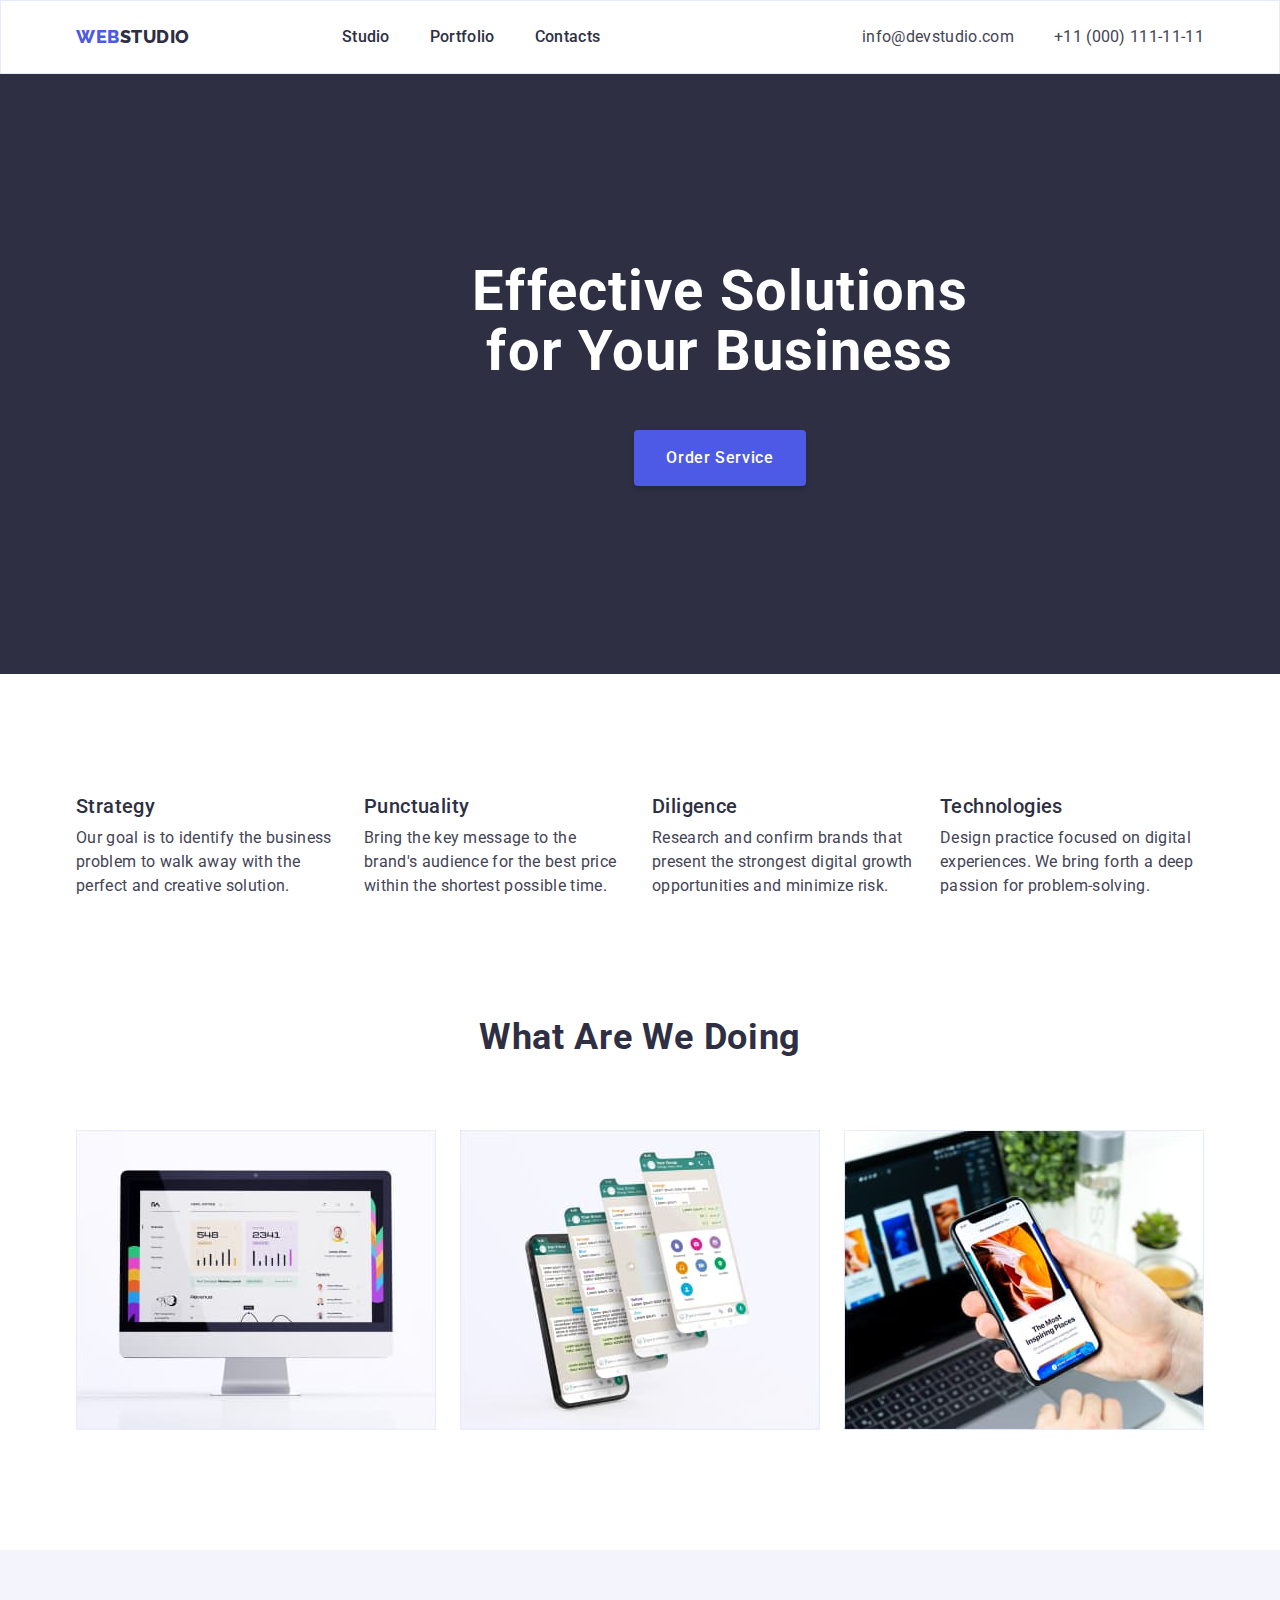
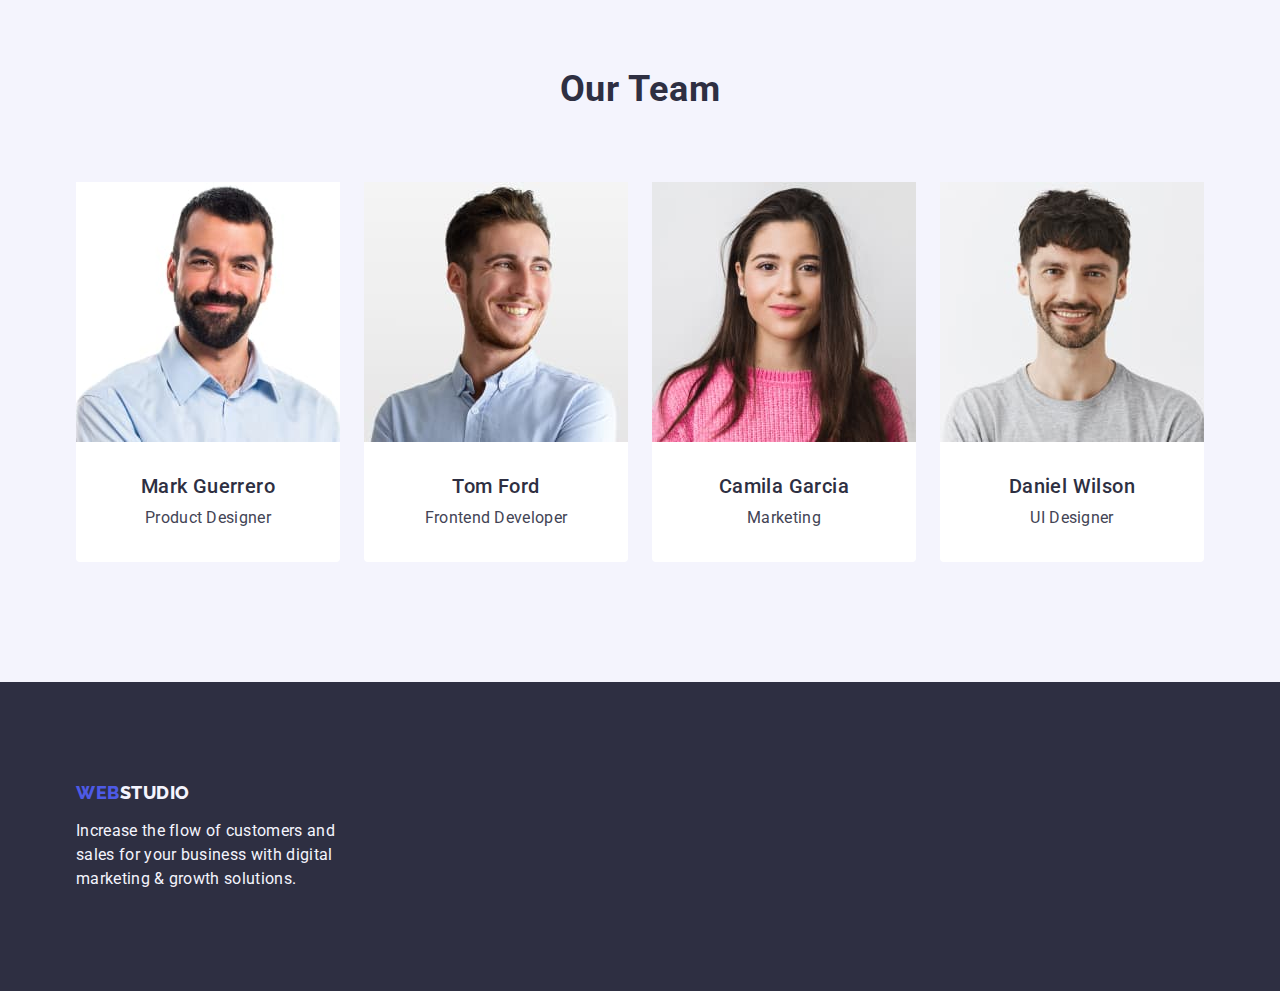
<file: index.html>
<!DOCTYPE html>
<html lang="en">

<head>
    <meta charset="UTF-8">
    <meta http-equiv="X-UA-Compatible" content="IE=edge">
    <meta name="viewport" content="width=device-width, initial-scale=1.0">
    <title>WebStudio</title>
    <link rel="preconnect" href="https://fonts.googleapis.com">
    <link rel="preconnect" href="https://fonts.gstatic.com" crossorigin>
    <link
        href="https://fonts.googleapis.com/css2?family=Raleway:wght@800&family=Roboto:wght@400;500;700;900&display=swap"
        rel="stylesheet">
    <link rel="stylesheet"
        href="https://cdnjs.cloudflare.com/ajax/libs/modern-normalize/1.1.0/modern-normalize.min.css">
    <link rel="stylesheet" href="./css/styles.css">
</head>

<body>
    <!-- Top -->
    <header class="page-header">
        <div class="container page-header-container">
            <nav class="page-navigation">
                <!-- Logo -->
                <a class="logo link logo-web-color" href="./index.html">Web<span
                        class="logo-secondary-color-theme-light">Studio</span></a>

                <!-- Navigation -->
                <ul class="menu list">
                    <li class="menu-item">
                        <a class="menu-link link" href="./index.html">Studio</a>
                    </li>
                    <li class="menu-item">
                        <a class="menu-link link" href="./portfolio.html">Portfolio</a>
                    </li>
                    <li class="menu-item">
                        <a class="menu-link link" href="">Contacts</a>
                    </li>
                </ul>
            </nav>

            <!-- Contacts -->
            <address class="header-address">
                <ul class="list address-list">
                    <li>
                        <a class="contact-link link" href="mailto:info@devstudio.com">info@devstudio.com</a>
                    </li>
                    <li>
                        <a class="contact-link link" href="tel:+110001111111">+11 (000) 111-11-11</a>
                    </li>
                </ul>
            </address>
        </div>
    </header>


    <!-- Main -->
    <main>
        <!-- Hero -->
        <section class="hero-section">
            <div class="container hero">
                <h1 class="hero-header">Effective Solutions for Your Business</h1>
                <button class="modal-open-btn hero-btn" type="button">Order Service</button>
            </div>
        </section>

        <!-- About -->
        <section class="about-section">
            <div class="container">
                <h2 class="section-about" hidden>Features</h2>
                <ul class="list about">
                    <li class="about-item">
                        <h3 class="header-list about-header">Strategy</h3>
                        <p class="description">
                            Our goal is to identify the business
                            problem to walk away with the perfect and creative solution.
                        </p>
                    </li>

                    <li class="about-item">
                        <h3 class="header-list about-header">Punctuality</h3>
                        <p class="description">
                            Bring the key message to the brand's audience for the best price within the shortest
                            possible
                            time.
                        </p>
                    </li>

                    <li class="about-item">
                        <h3 class="header-list about-header">Diligence</h3>
                        <p class="description">
                            Research and confirm brands that present the strongest digital growth opportunities and
                            minimize
                            risk.
                        </p>
                    </li>

                    <li class="about-item">
                        <h3 class="header-list about-header">Technologies</h3>
                        <p class="description">
                            Design practice focused on digital experiences. We bring forth a deep passion for
                            problem-solving.
                        </p>
                    </li>
                </ul>
            </div>
        </section>

        <!-- Activity -->
        <section class="activity-section">
            <div class="container">
                <h2 class="header-section">What are we doing</h2>
                <ul class="list activity">
                    <li class="activity-link">
                        <img src="./images/index/img1.jpg" alt="Monitor" width="360" height="300">
                    </li>
                    <li class="activity-link">
                        <img src="./images/index/img2.jpg" alt="Phone chat" width="360" height="300">
                    </li>
                    <li class="activity-link">
                        <img src="./images/index/img3.jpg" alt="Advertising in the phone" width="360" height="300">
                    </li>
                </ul>
            </div>
        </section>

        <!-- Team -->
        <section class="team-section">
            <div class="container">
                <h2 class="header-section">Our Team</h2>
                <ul class="list team">
                    <li class="team-list">
                        <img class="team-list-img" src="./images/index//member1.jpg" alt="Product Designer" width="264"
                            height="260">
                        <div class="team-list-text-content">
                            <h3 class="header-list crew">Mark Guerrero</h3>
                            <p class="description">Product Designer</p>
                        </div>
                    </li>

                    <li class="team-list">
                        <img src="./images/index//member2.jpg" alt="Frontend Developer" width="264" height="260">
                        <div class="team-list-text-content">
                            <h3 class="header-list crew">Tom Ford</h3>
                            <p class="description">Frontend Developer</p>
                        </div>
                    </li>

                    <li class="team-list">
                        <img src="./images/index//member3.jpg" alt="Marketing" width="264" height="260">
                        <div class="team-list-text-content">
                            <h3 class="header-list crew">Camila Garcia</h3>
                            <p class="description">Marketing</p>
                        </div>
                    </li>

                    <li class="team-list">
                        <img src="./images/index//member4.jpg" alt="UI Designer" width="264" height="260">
                        <div class="team-list-text-content">
                            <h3 class="header-list crew">Daniel Wilson</h3>
                            <p class="description">UI Designer</p>
                        </div>
                    </li>
                </ul>
            </div>
        </section>
    </main>

    <!-- Bot -->
    <footer class="footer-styles">
        <div class="container">
            <a class="logo link logo-web-color logo-footer" href="./index.html">Web<span
                    class="logo-sendary-color-theme-dark">Studio</span></a>
            <p class="footer-description">
                Increase the flow of customers and sales for your business with digital marketing & growth
                solutions.
            </p>
        </div>
    </footer>
</body>

</html>
</file>
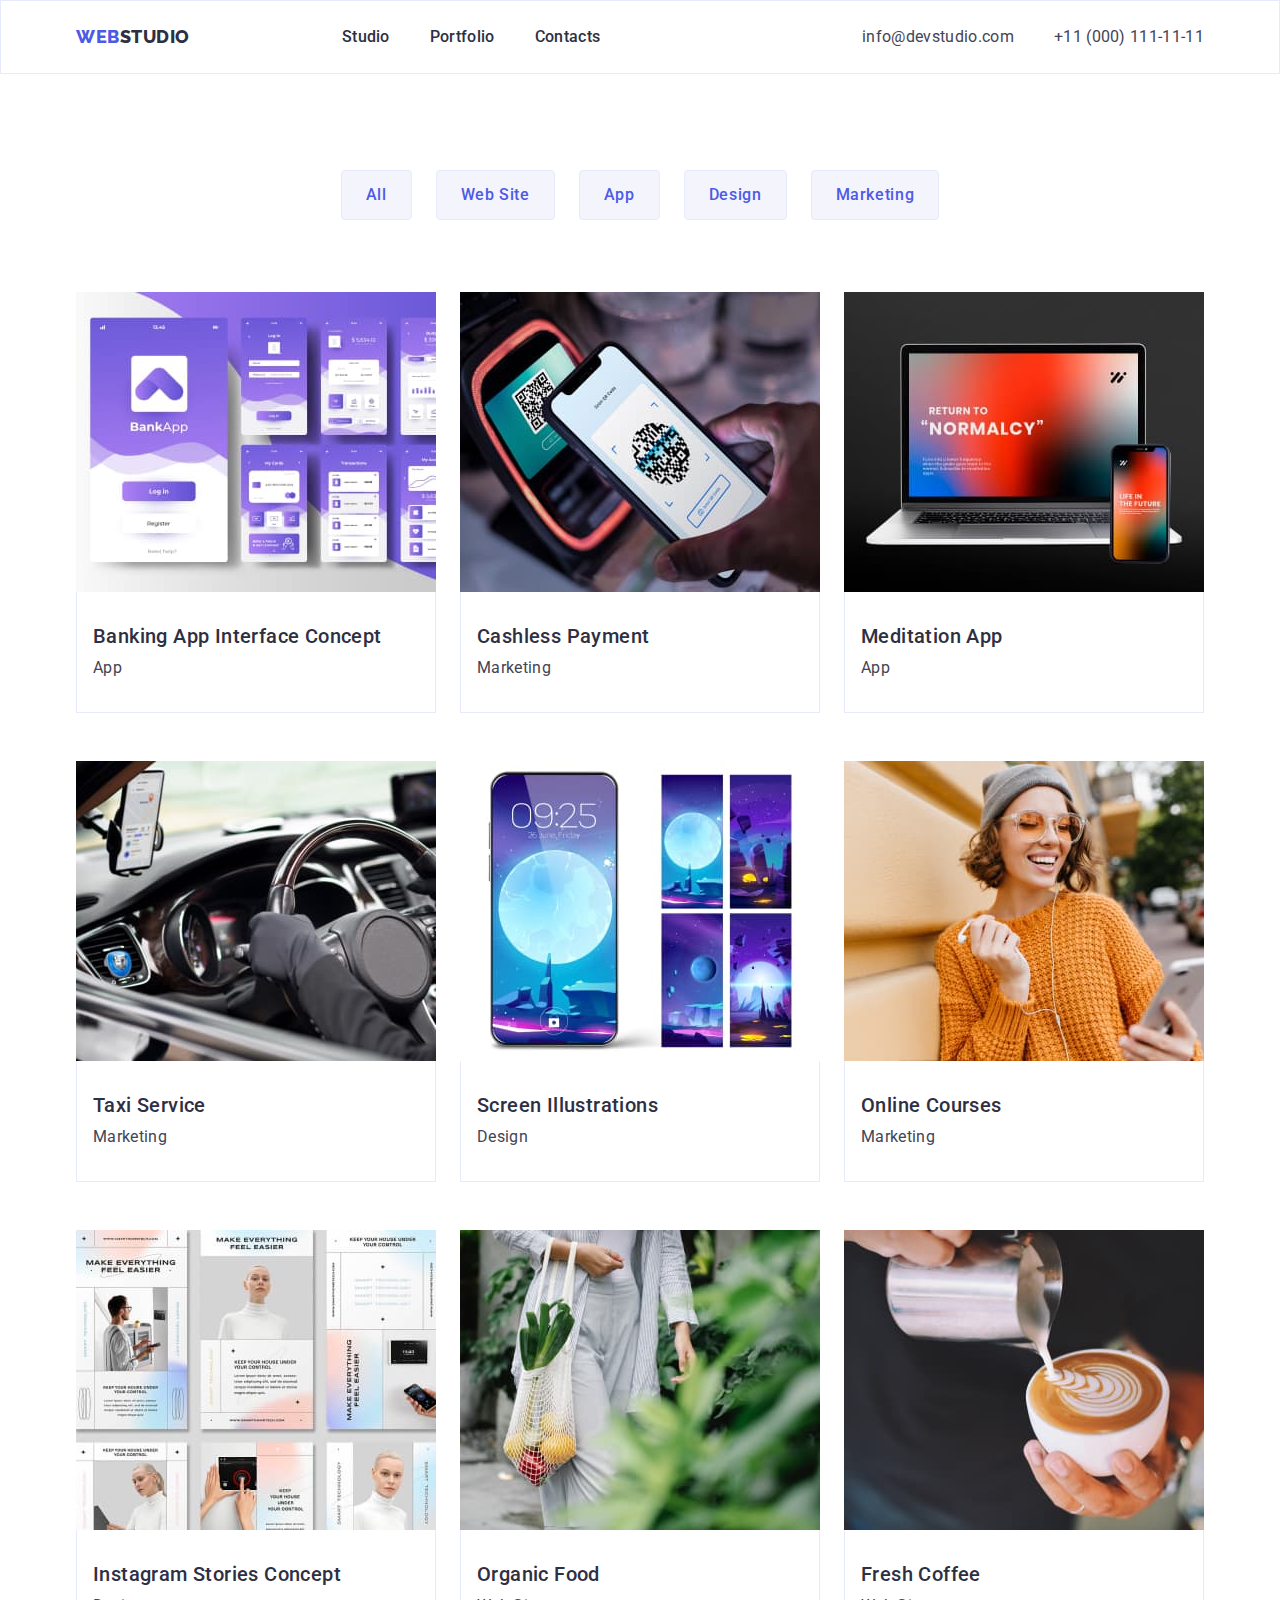
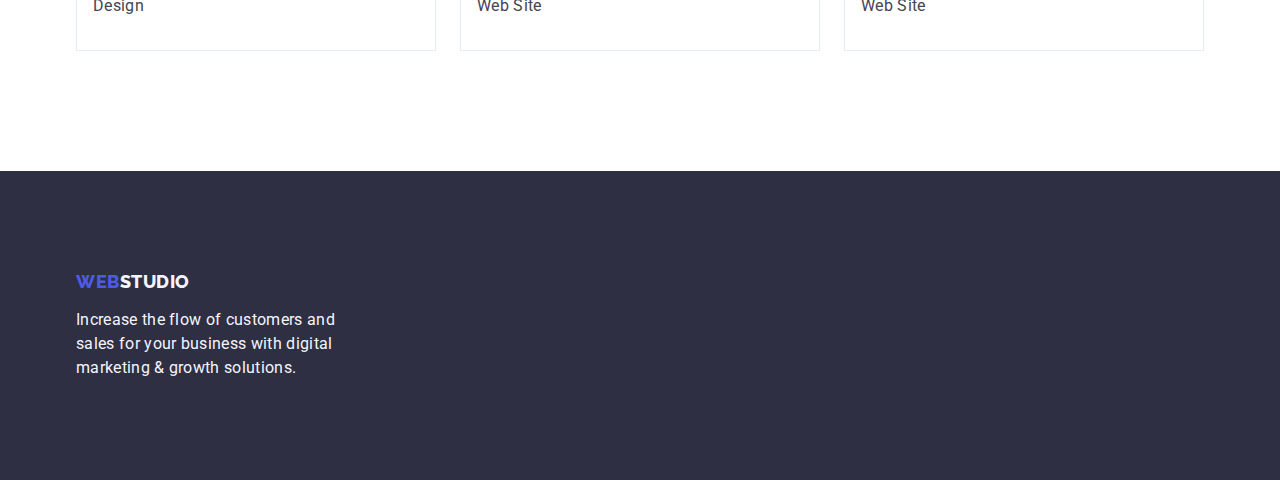
<file: portfolio.html>
<!DOCTYPE html>
<html lang="en">

<head>
    <meta charset="UTF-8">
    <meta http-equiv="X-UA-Compatible" content="IE=edge">
    <meta name="viewport" content="width=device-width, initial-scale=1.0">
    <title>Portfolio</title>
    <link rel="preconnect" href="https://fonts.googleapis.com">
    <link rel="preconnect" href="https://fonts.gstatic.com" crossorigin>
    <link
        href="https://fonts.googleapis.com/css2?family=Raleway:wght@800&family=Roboto:wght@400;500;700;900&display=swap"
        rel="stylesheet">
    <link rel="stylesheet"
        href="https://cdnjs.cloudflare.com/ajax/libs/modern-normalize/1.1.0/modern-normalize.min.css">
    <link rel="stylesheet" href="./css/styles.css">
</head>

<body>
    <!-- Top -->
    <header class="page-header">
        <div class="container page-header-container">
            <nav class="page-navigation">
                <!-- Logo -->
                <a class="logo link logo-web-color" href="./index.html">Web<span
                        class="logo-secondary-color-theme-light">Studio</span></a>

                <!-- Navigation -->
                <ul class="menu list">
                    <li class="menu-item">
                        <a class="menu-link link" href="./index.html">Studio</a>
                    </li>
                    <li class="menu-item">
                        <a class="menu-link link" href="./portfolio.html">Portfolio</a>
                    </li>
                    <li class="menu-item">
                        <a class="menu-link link" href="">Contacts</a>
                    </li>
                </ul>
            </nav>

            <!-- Contacts -->
            <address class="header-address">
                <ul class="list address-list">
                    <li>
                        <a class="contact-link link" href="mailto:info@devstudio.com">info@devstudio.com</a>
                    </li>
                    <li>
                        <a class="contact-link link" href="tel:+110001111111">+11 (000) 111-11-11</a>
                    </li>
                </ul>
            </address>
        </div>
    </header>

    <!-- Main -->
    <main>
        <section class="porfolio-main">
            <div class="container">
                <h1 hidden>Portfolio</h1>
                <ul class="list portfolio-btns">
                    <li>
                        <button class="portfolio-filter-btn" type="button">All</button>
                    </li>
                    <li>
                        <button class="portfolio-filter-btn" type="button">Web Site</button>
                    </li>
                    <li>
                        <button class="portfolio-filter-btn" type="button">App</button>
                    </li>
                    <li>
                        <button class="portfolio-filter-btn" type="button">Design</button>
                    </li>
                    <li>
                        <button class="portfolio-filter-btn" type="button">Marketing</button>
                    </li>
                </ul>

                <ul class="list portfolio-img">
                    <li class="portfolio-list">
                        <a href="" class="link">
                            <img src="./images/portfolio/img1.jpg" alt="Banking App Interface Concept" width="360"
                                height="300">
                            <div class="portfolio-img-text-content">
                                <h2 class="header-list portfolio-header-list">Banking App Interface Concept</h2>
                                <p class="description">App</p>
                            </div>
                        </a>

                    </li>
                    <li class="portfolio-list">
                        <a href="" class="link">
                            <img src="./images/portfolio/img2.jpg" alt="Cashless Payment" width="360" height="300">
                            <div class="portfolio-img-text-content">
                                <h2 class="header-list portfolio-header-list">Cashless Payment</h2>
                                <p class="description">Marketing</p>
                            </div>
                        </a>
                    </li>
                    <li class="portfolio-list">
                        <a href="" class="link">
                            <img src="./images/portfolio/img3.jpg" alt="Meditation App" width="360" height="300">
                            <div class="portfolio-img-text-content">
                                <h2 class="header-list portfolio-header-list">Meditation App</h2>
                                <p class="description">App</p>
                            </div>
                        </a>
                    </li>
                    <li class="portfolio-list">
                        <a href="" class="link">
                            <img src="./images/portfolio/img4.jpg" alt="Taxi Service" width="360" height="300">
                            <div class="portfolio-img-text-content">
                                <h2 class="header-list portfolio-header-list">Taxi Service</h2>
                                <p class="description">Marketing</p>
                            </div>
                        </a>
                    </li>
                    <li class="portfolio-list">
                        <a href="" class="link">
                            <img src="./images/portfolio/img5.jpg" alt="Screen Illustrations" width="360" height="300">
                            <div class="portfolio-img-text-content">
                                <h2 class="header-list portfolio-header-list">Screen Illustrations</h2>
                                <p class="description">Design</p>
                            </div>
                        </a>
                    </li>
                    <li class="portfolio-list">
                        <a href="" class="link">
                            <img src="./images/portfolio/img6.jpg" alt="Online Courses" width="360" height="300">
                            <div class="portfolio-img-text-content">
                                <h2 class="header-list portfolio-header-list">Online Courses</h2>
                                <p class="description">Marketing</p>
                            </div>
                        </a>
                    </li>
                    <li class="portfolio-list">
                        <a href="" class="link">
                            <img src="./images/portfolio/img7.jpg" alt="Instagram Stories Concept" width="360"
                                height="300">
                            <div class="portfolio-img-text-content">
                                <h2 class="header-list portfolio-header-list">Instagram Stories Concept</h2>
                                <p class="description">Design</p>
                            </div>
                        </a>
                    </li>
                    <li class="portfolio-list">
                        <a href="" class="link">
                            <img src="./images/portfolio/img8.jpg" alt="Organic Food" width="360" height="300">
                            <div class="portfolio-img-text-content">
                                <h2 class="header-list portfolio-header-list">Organic Food</h2>
                                <p class="description">Web Site</p>
                            </div>
                        </a>
                    </li>
                    <li class="portfolio-list">
                        <a href="" class="link">
                            <img src="./images/portfolio/img9.jpg" alt="Fresh Coffee" width="360" height="300">
                            <div class="portfolio-img-text-content">
                                <h2 class="header-list portfolio-header-list">Fresh Coffee</h2>
                                <p class="description">Web Site</p>
                            </div>
                        </a>
                    </li>
                </ul>
            </div>
        </section>
    </main>

    <!-- Bot -->
    <footer class="footer-styles">
        <div class="container">
            <div class="footer-text">
                <a class="logo link logo-web-color logo-footer" href="./index.html">Web<span
                        class="logo-sendary-color-theme-dark">Studio</span></a>
                <p class="footer-description">
                    Increase the flow of customers and sales for your business with digital marketing & growth
                    solutions.
                </p>
            </div>
        </div>
    </footer>
</body>

</html>
</file>
<file: css/styles.css>
/* Variables========== */
:root {
    --accent-color: #404BBF;
    --dark-theme-section-background-color: #2E2F42;
    --light-theme-section-background-color: #FFFFFF;
    --logo-web-color: #4D5AE5;
    --logo-secondary-color-theme-light: #2E2F42;
    --menu-link-color: #2E2F42;
    --description-text-color: #434455;
}

/* /==========Variables */


/* Reset styles========== */
.list {
    list-style: none;
}

.link {
    text-decoration: none;
}

button {
    cursor: pointer;
}

h1,
h2,
h3,
p {
    margin-top: 0;
    margin-bottom: 0;
}

ul,
ol {
    margin-top: 0;
    margin-bottom: 0;
    padding-left: 0;
}

img {
    display: block;
}

/* ==========/Reset styles */


/* Body========== */
body {
    font-family: 'Roboto', sans-serif;
    color: #434455;
    background-color: var(--light-theme-section-background-color);
}

/* ==========/Body */


/* Container========== */
.container {
    width: 1158px;
    margin-left: auto;
    margin-right: auto;
    padding-left: 15px;
    padding-right: 15px;
}

/* ==========/Container */


/* Header========== */
.menu-link {
    font-weight: 500;
    font-size: 16px;
    line-height: 1.5;
    letter-spacing: 0.02em;
    color: var(--menu-link-color);
    padding: 24px 0;
}

.contact-link {
    display: block;
    font-weight: 400;
    font-size: 16px;
    line-height: 1.5;
    letter-spacing: 0.02em;
    color: #434455;
}

.header-list {
    font-weight: 500;
    font-size: 20px;
    line-height: 1.2;
    letter-spacing: 0.02em;
    color: var(--menu-link-color);
}

.page-navigation {
    display: flex;
    align-items: center;
    column-gap: 76px;
}

.page-header {
    display: flex;
    align-items: center;
    border: 1px solid #E7E9FC;
}

.menu {
    display: flex;
    gap: 40px;
}

.address-list {
    display: flex;
    gap: 40px;
}

.page-header-container {
    display: flex;
    align-items: center;
}

.menu-item {
    display: block;
    padding: 24px 0;
}

.header-address {
    font-style: normal;
    margin-left: auto;
}

/* ==========/Header */


/* Logo========== */
.logo {
    font-family: 'Raleway', sans-serif;
    font-weight: 800;
    font-size: 18px;
    line-height: 1.17;
    display: flex;
    align-items: center;
    letter-spacing: 0.03em;
    text-transform: uppercase;
    margin-right: 76px;
}

.logo-web-color {
    color: var(--logo-web-color);
}

.logo-secondary-color-theme-light {
    color: var(--logo-secondary-color-theme-light);
}

.logo-sendary-color-theme-dark {
    color: #F4F4FD;
}

/* ==========/Logo */


/* Links========== */
.contact-link:hover,
.contact-link:focus,
.menu-link:hover,
.menu-link:focus {
    color: var(--accent-color)
}

/* ==========/Links */


/* Hero========== */
.hero-header {
    font-weight: 700;
    font-size: 56px;
    line-height: 1.07;
    text-align: center;
    letter-spacing: 0.02em;
    color: #FFFFFF;
    margin-bottom: 48px;
    max-width: 496px;
}

.hero {
    width: 1440px;
    display: flex;
    flex-direction: column;
    align-items: center;
    justify-content: center;
}

.hero-section {
    padding: 188px 0;
    background-color: var(--dark-theme-section-background-color);
}

.hero-btn {
    align-items: center;
    padding: 16px 32px;
    gap: 10px;
    box-shadow: 0px 4px 4px rgba(0, 0, 0, 0.15);
    border-radius: 4px;
}

.modal-open-btn {
    display: block;
    min-width: 169px;
    font-weight: 500;
    font-size: 16px;
    line-height: 1.5;
    letter-spacing: 0.04em;
    color: #FFFFFF;
    background-color: #4D5AE5;
    height: 56px;
    border: none;
    margin-left: auto;
    margin-right: auto;
    align-items: center;
}

.modal-open-btn:hover,
.modal-open-btn:focus {
    background-color: var(--accent-color);
}

/* ==========/Hero */


/* About========== */

.about-item {
    width: calc((100% - 72px) / 4);
}

.about-section {
    padding: 120px 0;
}

.about {
    display: flex;
    gap: 24px;
}

.about-header {
    margin-bottom: 8px;
}

/* ==========About */


/* Acivity========== */
.activity {
    display: flex;
    gap: 24px;
    flex-basis: calc((100% - 48px) / 3);
}

.activity-section {
    padding-bottom: 120px;
}

/* ==========/Activity */


/* Team section========== */
.team-section {
    background-color: #F4F4FD;
    padding: 120px 0;
}

.team-list {
    background-color: #FFFFFF;
    border-radius: 0px 0px 4px 4px;
}

.team {
    display: flex;
    gap: 24px;
    text-align: center;
    flex-basis: calc((100% - 72px) / 4);
}

.team-list-text-content {
    padding: 32px 16px;
}

.crew {
    margin-bottom: 8px;
}

/* ==========/Team section */


/* Section========== */
.section {
    padding-top: 120px;
    padding-bottom: 120px;
}

/* ==========/Section */


/* Footer========== */
.footer-description {
    font-size: 16px;
    line-height: 1.5;
    letter-spacing: 0.02em;
    color: #F4F4FD;
    max-width: 264px;
}

.footer-styles {
    background-color: var(--dark-theme-section-background-color);
    padding: 100px 0;
}


.footer-text {
    box-sizing: content-box;
    margin-left: 0;
}

.logo-footer {
    display: inline-block;
    margin-bottom: 16px;
}

/* ==========/Footer */


/* Descrirtion========== */
.description {
    font-size: 16px;
    line-height: 1.5;
    letter-spacing: 0.02em;
    color: var(--description-text-color);
}

/* ==========/Description */


/* Titles========== */
.header-section {
    font-weight: 700;
    font-size: 36px;
    line-height: 1.11;
    text-align: center;
    letter-spacing: 0.02em;
    text-transform: capitalize;
    color: #2E2F42;
    margin-bottom: 72px;
}

/* ==========/Titles */


/* Portfolion btns========== */

.porfolio-main {
    padding: 96px 0 120px;
}

.portfolio-filter-btn {
    font-weight: 500;
    font-size: 16px;
    line-height: 1.5;
    display: flex;
    align-items: center;
    text-align: center;
    letter-spacing: 0.04em;
    color: #4D5AE5;
    background: #F4F4FD;
    padding: 12px 24px;
    border: 1px solid #E7E9FC;
    border-radius: 4px;
}

.portfolio-filter-btn:hover,
.portfolio-filter-btn:focus {
    color: #FFFFFF;
    background-color: var(--accent-color);
    border: 1px solid transparent;
}

.portfolio-btns {
    display: flex;
    gap: 24px;
    flex-basis: calc((100% - 96px) / 5);
    justify-content: center;
    margin-bottom: 72px;
}

/* ==========/Portfolio btns */


/* Portfolio img========== */

.portfolio-list {
    width: calc((100% - 48px) / 3);
}

.portfolio-img {
    display: flex;
    column-gap: 24px;
    row-gap: 48px;
    flex-wrap: wrap;
}

.portfolio-img-text-content {
    border: 1px solid #E7E9FC;
    border-top: none;
    padding: 32px 16px;
}

.portfolio-header-list {
    margin-bottom: 8px;
}

/* ==========/Portfolio img */
</file>
